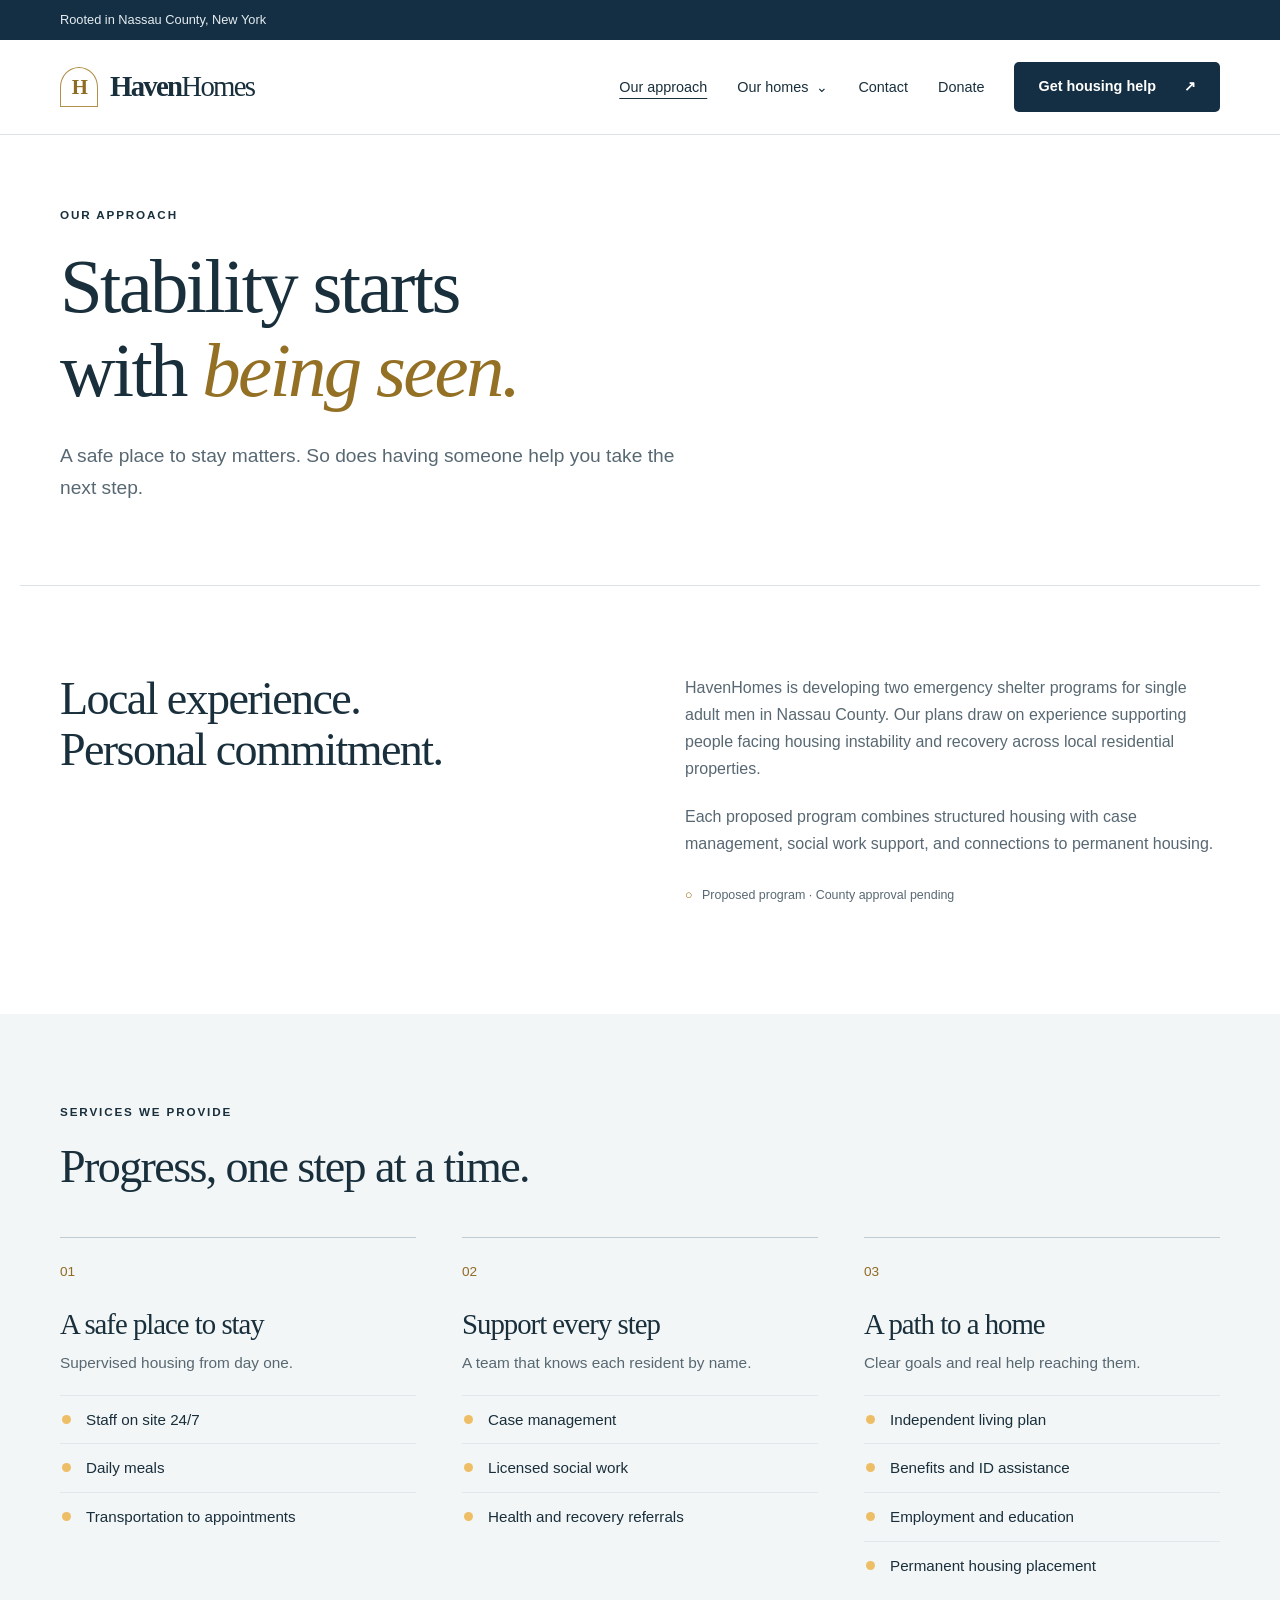
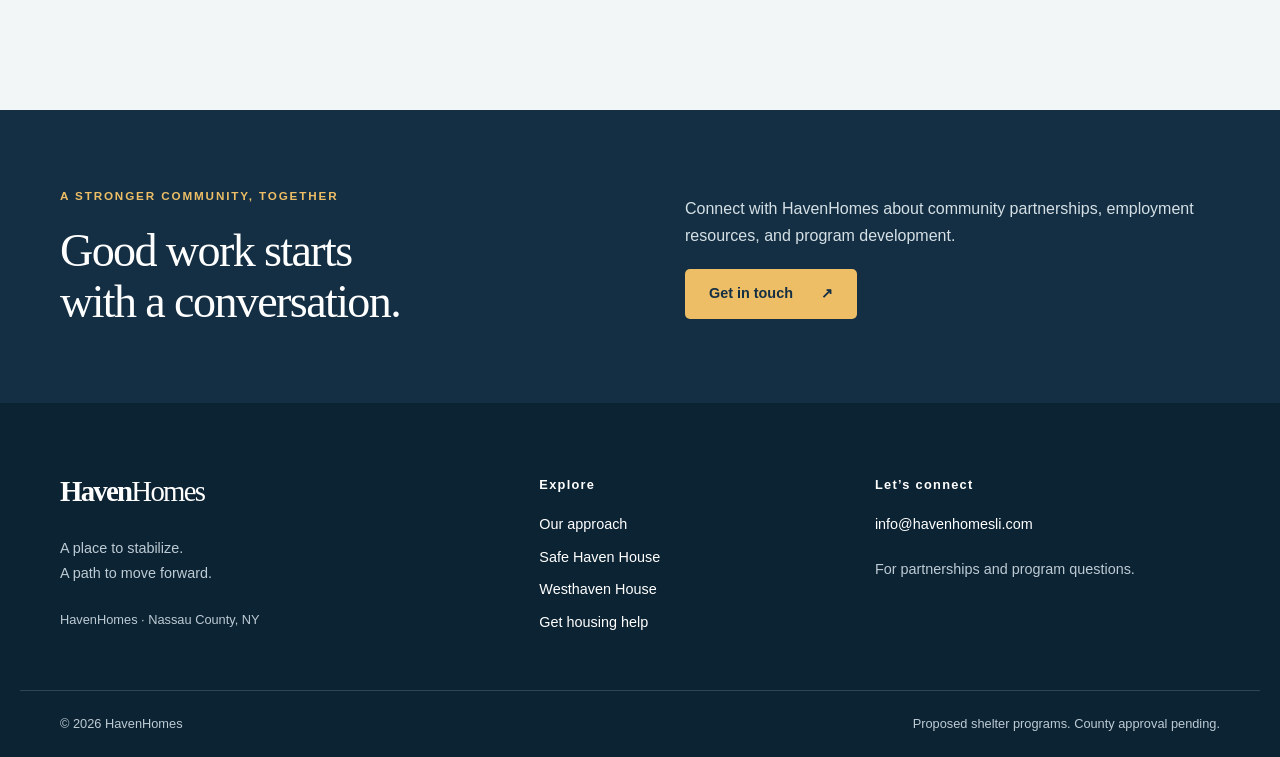
<file: about.html>
<!doctype html><html lang="en"><head><meta charset="utf-8"><meta name="viewport" content="width=device-width, initial-scale=1"><meta name="description" content="Learn about HavenHomes and our proposed shelter programs in Nassau County."><title>Our approach | HavenHomes</title><link rel="icon" href="favicon.svg" type="image/svg+xml"><link rel="stylesheet" href="styles.css"></head><body><a class="skip" href="#main">Skip to content</a><div class="utility"><div class="wrap">Rooted in Nassau County, New York</div></div><header><div class="wrap navigation"><a class="brand" href="index.html" aria-label="HavenHomes home"><span class="mark" aria-hidden="true">H</span>Haven<span class="brand-light">Homes</span></a><button class="menu-toggle" aria-expanded="false" aria-controls="navigation">Menu <span aria-hidden="true">☰</span></button><nav id="navigation" aria-label="Main navigation"><a href="about.html">Our approach</a><details class="homes-menu"><summary>Our homes</summary><div><a href="safe-haven-house.html">Safe Haven House <small>Roosevelt</small></a><a href="westhaven-house.html">Westhaven House <small>Freeport</small></a></div></details><a href="contact.html">Contact</a><a href="https://safehavensupportservicesltd.com/#donate" target="_blank" rel="noopener">Donate</a><a class="button navy" href="get-help.html">Get housing help <span aria-hidden="true">↗</span></a></nav></div></header><main id="main"><section class="page-intro wrap"><span class="eyebrow">OUR APPROACH</span><h1>Stability starts<br>with <em>being seen.</em></h1><p class="lede">A safe place to stay matters. So does having someone help you take the next step.</p></section><section class="section wrap split"><h2>Local experience.<br>Personal commitment.</h2><div><p>HavenHomes is developing two emergency shelter programs for single adult men in Nassau County. Our plans draw on experience supporting people facing housing instability and recovery across local residential properties.</p><p>Each proposed program combines structured housing with case management, social work support, and connections to permanent housing.</p><p class="status-note"><span aria-hidden="true">○</span> Proposed program · County approval pending</p></div></section><section class="approach section"><div class="wrap"><span class="eyebrow">SERVICES WE PROVIDE</span><h2>Progress, one step at a time.</h2><div class="svc-groups"><article><span class="step-no">01</span><h3>A safe place to stay</h3><p>Supervised housing from day one.</p><ul><li>Staff on site 24/7</li><li>Daily meals</li><li>Transportation to appointments</li></ul></article><article><span class="step-no">02</span><h3>Support every step</h3><p>A team that knows each resident by name.</p><ul><li>Case management</li><li>Licensed social work</li><li>Health and recovery referrals</li></ul></article><article><span class="step-no">03</span><h3>A path to a home</h3><p>Clear goals and real help reaching them.</p><ul><li>Independent living plan</li><li>Benefits and ID assistance</li><li>Employment and education</li><li>Permanent housing placement</li></ul></article></div></div></section><section class="cta"><div class="wrap split"><div><span class="eyebrow">A STRONGER COMMUNITY, TOGETHER</span><h2>Good work starts<br>with a conversation.</h2></div><div><p>Connect with HavenHomes about community partnerships, employment resources, and program development.</p><a class="button amber" href="contact.html">Get in touch <span>↗</span></a></div></div></section></main><footer><div class="wrap footer-grid"><div><a class="brand" href="index.html">Haven<span class="brand-light">Homes</span></a><p>A place to stabilize.<br>A path to move forward.</p><small>HavenHomes · Nassau County, NY</small></div><div><h3>Explore</h3><a href="about.html">Our approach</a><a href="safe-haven-house.html">Safe Haven House</a><a href="westhaven-house.html">Westhaven House</a><a href="get-help.html">Get housing help</a></div><div><h3>Let’s connect</h3><a href="mailto:info@havenhomesli.com">info@havenhomesli.com</a><p>For partnerships and program questions.</p></div></div><div class="wrap footer-bottom"><small>© 2026 HavenHomes</small><small>Proposed shelter programs. County approval pending.</small></div></footer><script src="site.js" defer></script></body></html>
</file>
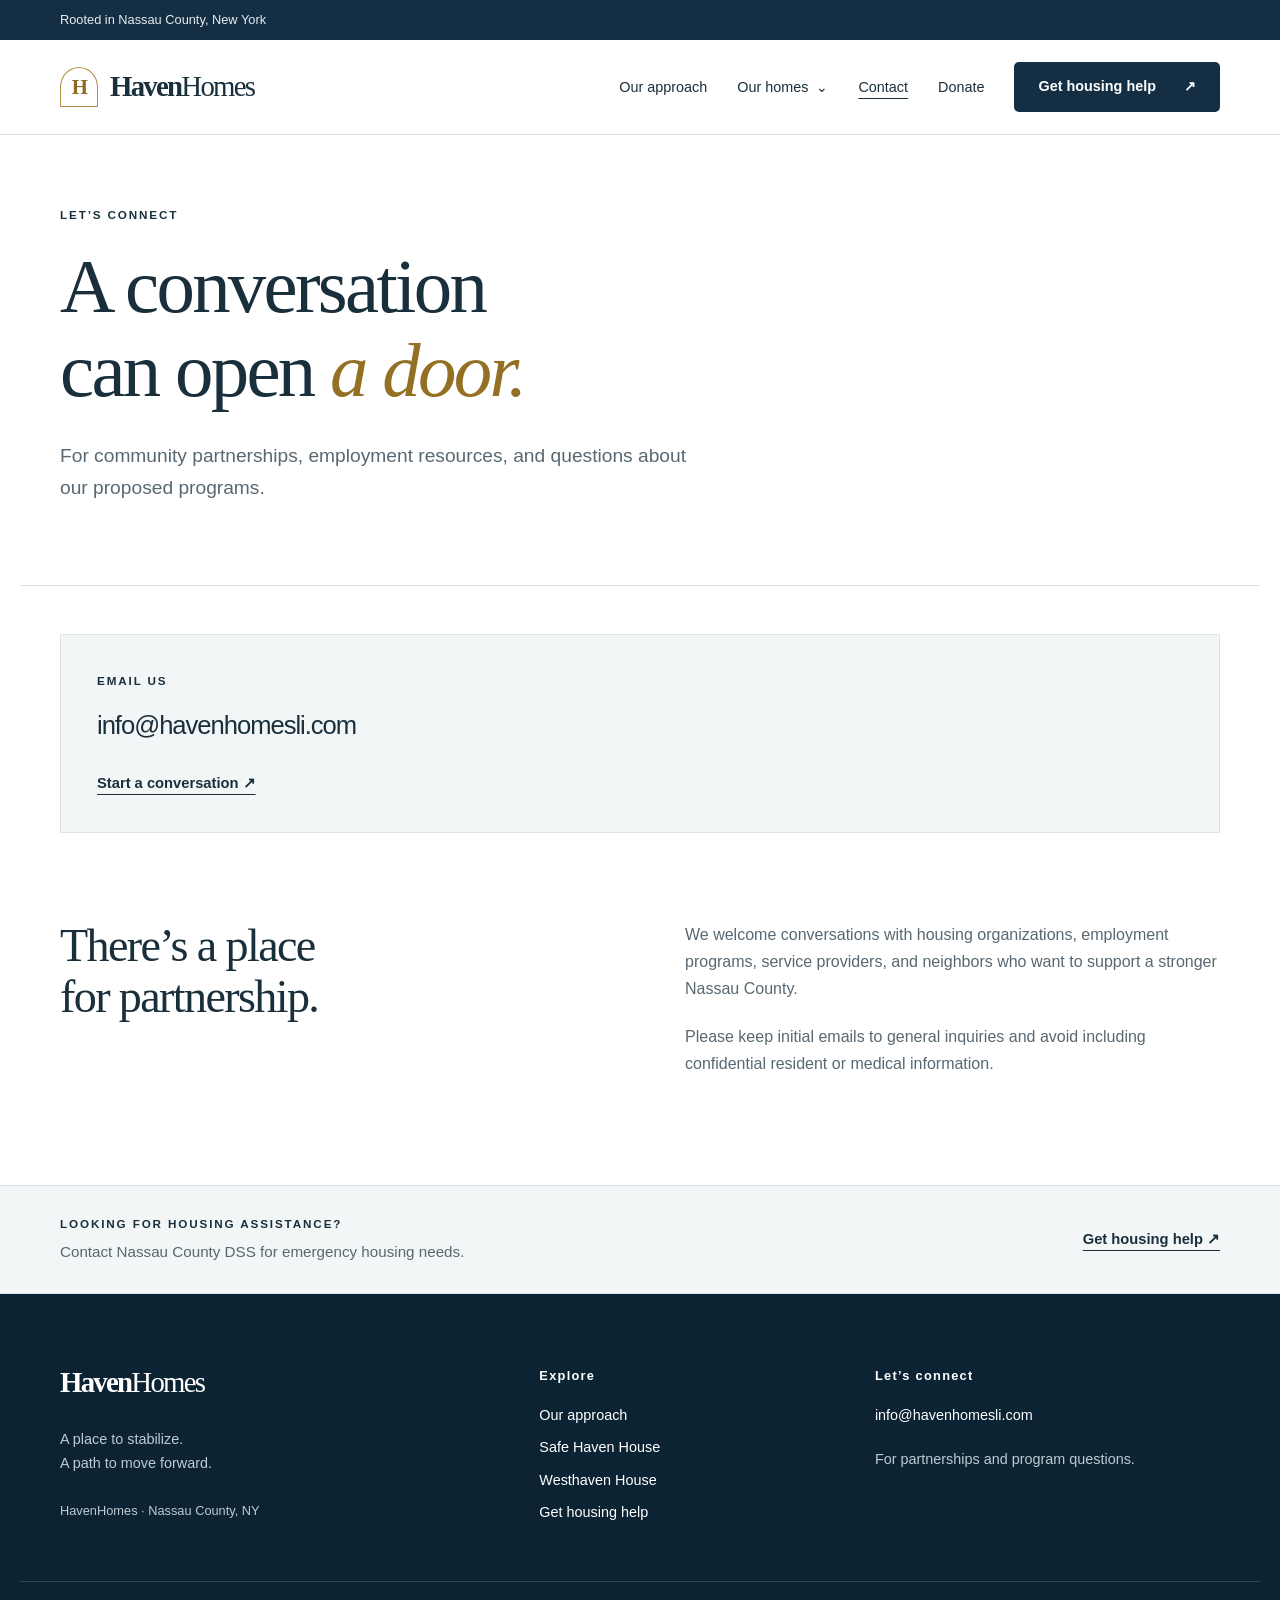
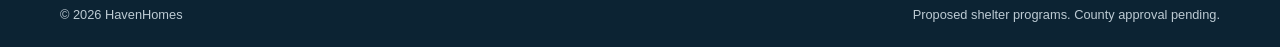
<file: contact.html>
<!doctype html><html lang="en"><head><meta charset="utf-8"><meta name="viewport" content="width=device-width, initial-scale=1"><meta name="description" content="Contact HavenHomes about partnerships and program development in Nassau County."><title>Contact | HavenHomes</title><link rel="icon" href="favicon.svg" type="image/svg+xml"><link rel="stylesheet" href="styles.css"></head><body><a class="skip" href="#main">Skip to content</a><div class="utility"><div class="wrap">Rooted in Nassau County, New York</div></div><header><div class="wrap navigation"><a class="brand" href="index.html" aria-label="HavenHomes home"><span class="mark" aria-hidden="true">H</span>Haven<span class="brand-light">Homes</span></a><button class="menu-toggle" aria-expanded="false" aria-controls="navigation">Menu <span aria-hidden="true">☰</span></button><nav id="navigation" aria-label="Main navigation"><a href="about.html">Our approach</a><details class="homes-menu"><summary>Our homes</summary><div><a href="safe-haven-house.html">Safe Haven House <small>Roosevelt</small></a><a href="westhaven-house.html">Westhaven House <small>Freeport</small></a></div></details><a href="contact.html">Contact</a><a href="https://safehavensupportservicesltd.com/#donate" target="_blank" rel="noopener">Donate</a><a class="button navy" href="get-help.html">Get housing help <span aria-hidden="true">↗</span></a></nav></div></header><main id="main"><section class="page-intro wrap"><span class="eyebrow">LET’S CONNECT</span><h1>A conversation<br>can open <em>a door.</em></h1><p class="lede">For community partnerships, employment resources, and questions about our proposed programs.</p></section><section class="wrap contact-grid" style="grid-template-columns:1fr"><a class="contact-tile" href="mailto:info@havenhomesli.com"><span class="eyebrow">EMAIL US</span><h2>info@havenhomesli.com</h2><span class="text-link">Start a conversation ↗</span></a></section><section class="section wrap split"><h2>There’s a place<br>for partnership.</h2><div><p>We welcome conversations with housing organizations, employment programs, service providers, and neighbors who want to support a stronger Nassau County.</p><p>Please keep initial emails to general inquiries and avoid including confidential resident or medical information.</p></div></section><section class="help-strip"><div class="wrap"><div><span class="eyebrow">LOOKING FOR HOUSING ASSISTANCE?</span><p>Contact Nassau County DSS for emergency housing needs.</p></div><a class="text-link" href="get-help.html">Get housing help ↗</a></div></section></main><footer><div class="wrap footer-grid"><div><a class="brand" href="index.html">Haven<span class="brand-light">Homes</span></a><p>A place to stabilize.<br>A path to move forward.</p><small>HavenHomes · Nassau County, NY</small></div><div><h3>Explore</h3><a href="about.html">Our approach</a><a href="safe-haven-house.html">Safe Haven House</a><a href="westhaven-house.html">Westhaven House</a><a href="get-help.html">Get housing help</a></div><div><h3>Let’s connect</h3><a href="mailto:info@havenhomesli.com">info@havenhomesli.com</a><p>For partnerships and program questions.</p></div></div><div class="wrap footer-bottom"><small>© 2026 HavenHomes</small><small>Proposed shelter programs. County approval pending.</small></div></footer><script src="site.js" defer></script></body></html>
</file>
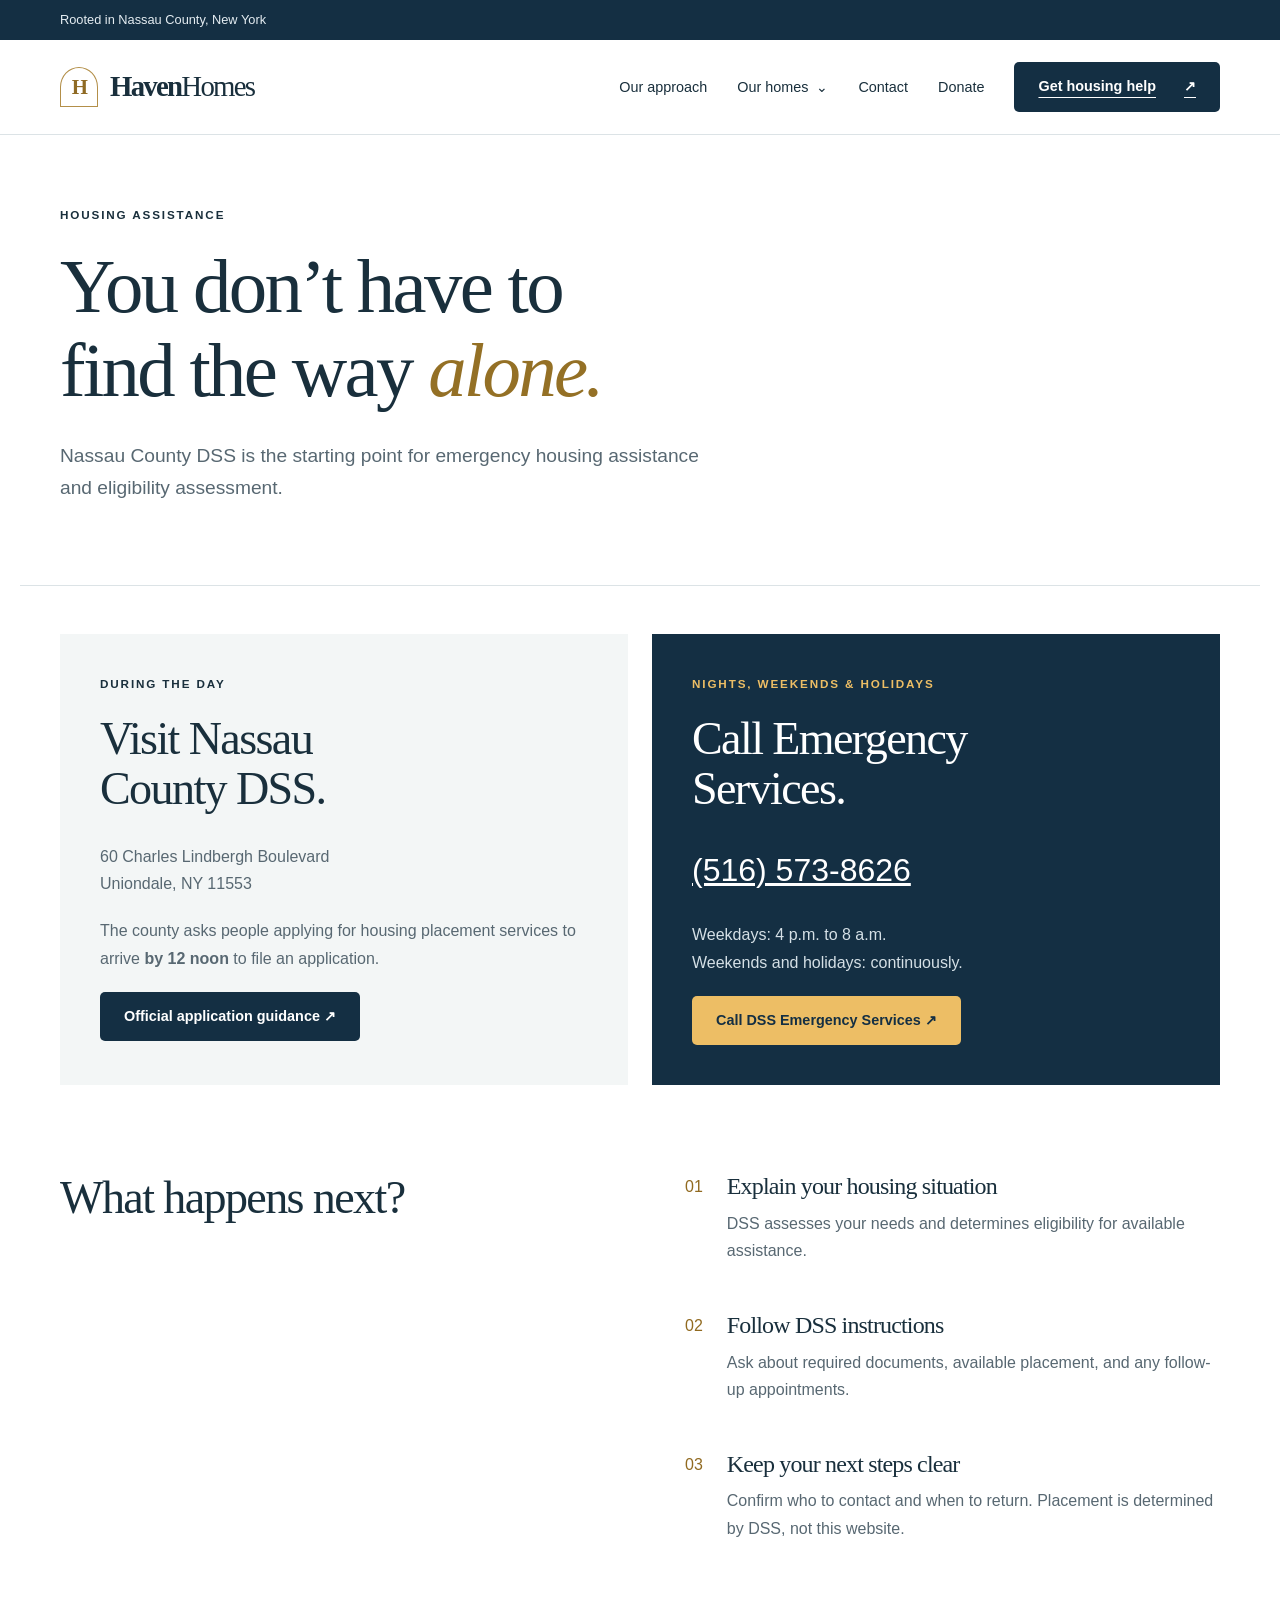
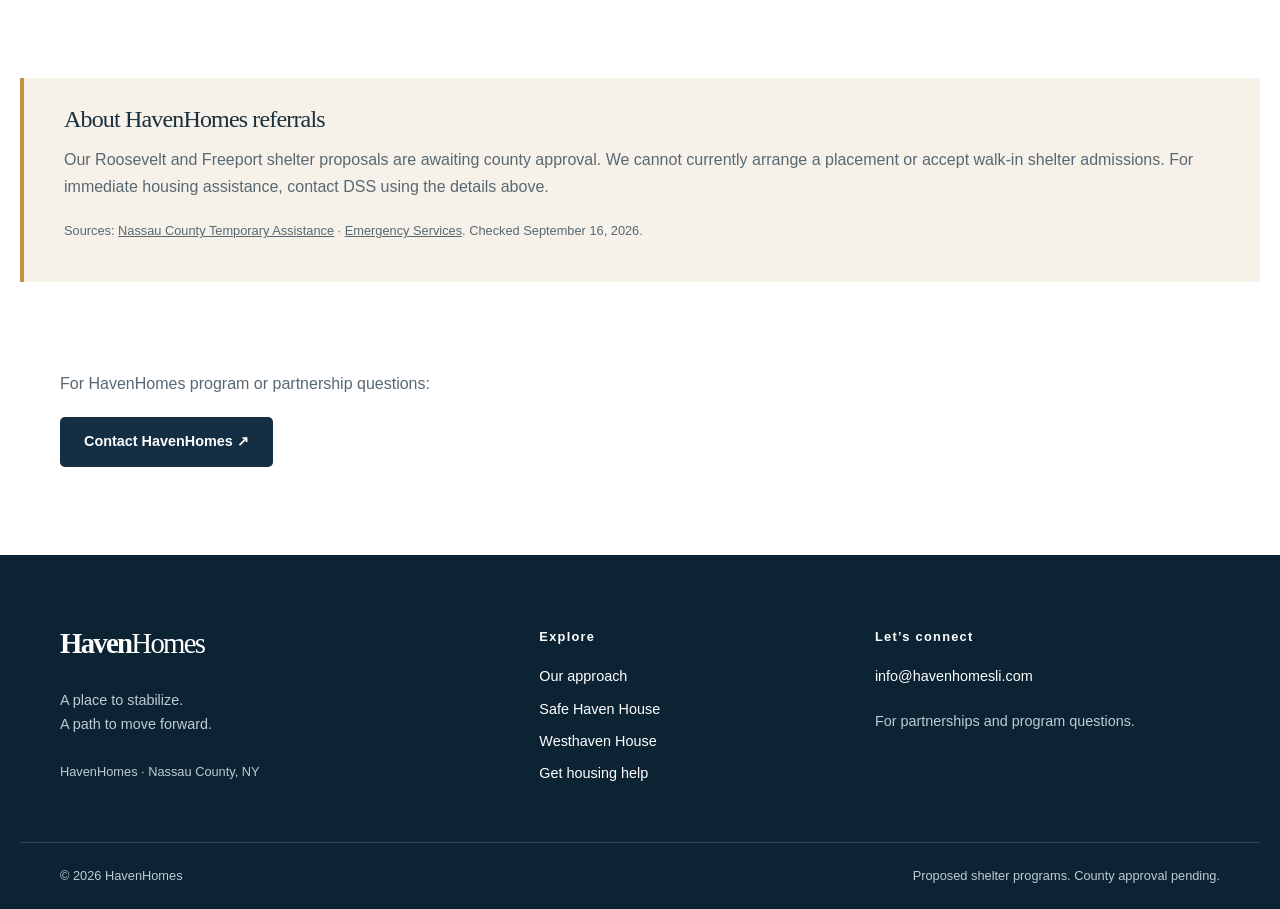
<file: get-help.html>
<!doctype html><html lang="en"><head><meta charset="utf-8"><meta name="viewport" content="width=device-width, initial-scale=1"><meta name="description" content="Find official Nassau County DSS emergency housing assistance and after-hours contact information."><title>Get housing help | HavenHomes</title><link rel="icon" href="favicon.svg" type="image/svg+xml"><link rel="stylesheet" href="styles.css"></head><body><a class="skip" href="#main">Skip to content</a><div class="utility"><div class="wrap">Rooted in Nassau County, New York</div></div><header><div class="wrap navigation"><a class="brand" href="index.html" aria-label="HavenHomes home"><span class="mark" aria-hidden="true">H</span>Haven<span class="brand-light">Homes</span></a><button class="menu-toggle" aria-expanded="false" aria-controls="navigation">Menu <span aria-hidden="true">☰</span></button><nav id="navigation" aria-label="Main navigation"><a href="about.html">Our approach</a><details class="homes-menu"><summary>Our homes</summary><div><a href="safe-haven-house.html">Safe Haven House <small>Roosevelt</small></a><a href="westhaven-house.html">Westhaven House <small>Freeport</small></a></div></details><a href="contact.html">Contact</a><a href="https://safehavensupportservicesltd.com/#donate" target="_blank" rel="noopener">Donate</a><a class="button navy" href="get-help.html">Get housing help <span aria-hidden="true">↗</span></a></nav></div></header><main id="main"><section class="page-intro wrap"><span class="eyebrow">HOUSING ASSISTANCE</span><h1>You don’t have to<br>find the way <em>alone.</em></h1><p class="lede">Nassau County DSS is the starting point for emergency housing assistance and eligibility assessment.</p></section><section class="wrap help-panels"><article class="help-panel"><span class="eyebrow">DURING THE DAY</span><h2>Visit Nassau<br>County DSS.</h2><p>60 Charles Lindbergh Boulevard<br>Uniondale, NY 11553</p><p>The county asks people applying for housing placement services to arrive <strong>by 12 noon</strong> to file an application.</p><a class="button navy" href="https://www.nassaucountyny.gov/1906/Temporary-Assistance">Official application guidance ↗</a></article><article class="help-panel dark"><span class="eyebrow">NIGHTS, WEEKENDS & HOLIDAYS</span><h2>Call Emergency<br>Services.</h2><a class="phone-large" href="tel:5165738626">(516) 573-8626</a><p>Weekdays: 4 p.m. to 8 a.m.<br>Weekends and holidays: continuously.</p><a class="button amber" href="tel:5165738626">Call DSS Emergency Services ↗</a></article></section><section class="section wrap split"><h2>What happens next?</h2><div class="process"><article><span>01</span><div><h3>Explain your housing situation</h3><p>DSS assesses your needs and determines eligibility for available assistance.</p></div></article><article><span>02</span><div><h3>Follow DSS instructions</h3><p>Ask about required documents, available placement, and any follow-up appointments.</p></div></article><article><span>03</span><div><h3>Keep your next steps clear</h3><p>Confirm who to contact and when to return. Placement is determined by DSS, not this website.</p></div></article></div></section><section class="wrap notice"><h3>About HavenHomes referrals</h3><p>Our Roosevelt and Freeport shelter proposals are awaiting county approval. We cannot currently arrange a placement or accept walk-in shelter admissions. For immediate housing assistance, contact DSS using the details above.</p><p class="source">Sources: <a href="https://www.nassaucountyny.gov/1906/Temporary-Assistance">Nassau County Temporary Assistance</a> · <a href="https://www.nassaucountyny.gov/1914/Emergency-Services">Emergency Services</a>. Checked September 16, 2026.</p></section><section class="section wrap"><p>For HavenHomes program or partnership questions:</p><a class="button navy" href="contact.html">Contact HavenHomes ↗</a></section></main><footer><div class="wrap footer-grid"><div><a class="brand" href="index.html">Haven<span class="brand-light">Homes</span></a><p>A place to stabilize.<br>A path to move forward.</p><small>HavenHomes · Nassau County, NY</small></div><div><h3>Explore</h3><a href="about.html">Our approach</a><a href="safe-haven-house.html">Safe Haven House</a><a href="westhaven-house.html">Westhaven House</a><a href="get-help.html">Get housing help</a></div><div><h3>Let’s connect</h3><a href="mailto:info@havenhomesli.com">info@havenhomesli.com</a><p>For partnerships and program questions.</p></div></div><div class="wrap footer-bottom"><small>© 2026 HavenHomes</small><small>Proposed shelter programs. County approval pending.</small></div></footer><script src="site.js" defer></script></body></html>
</file>
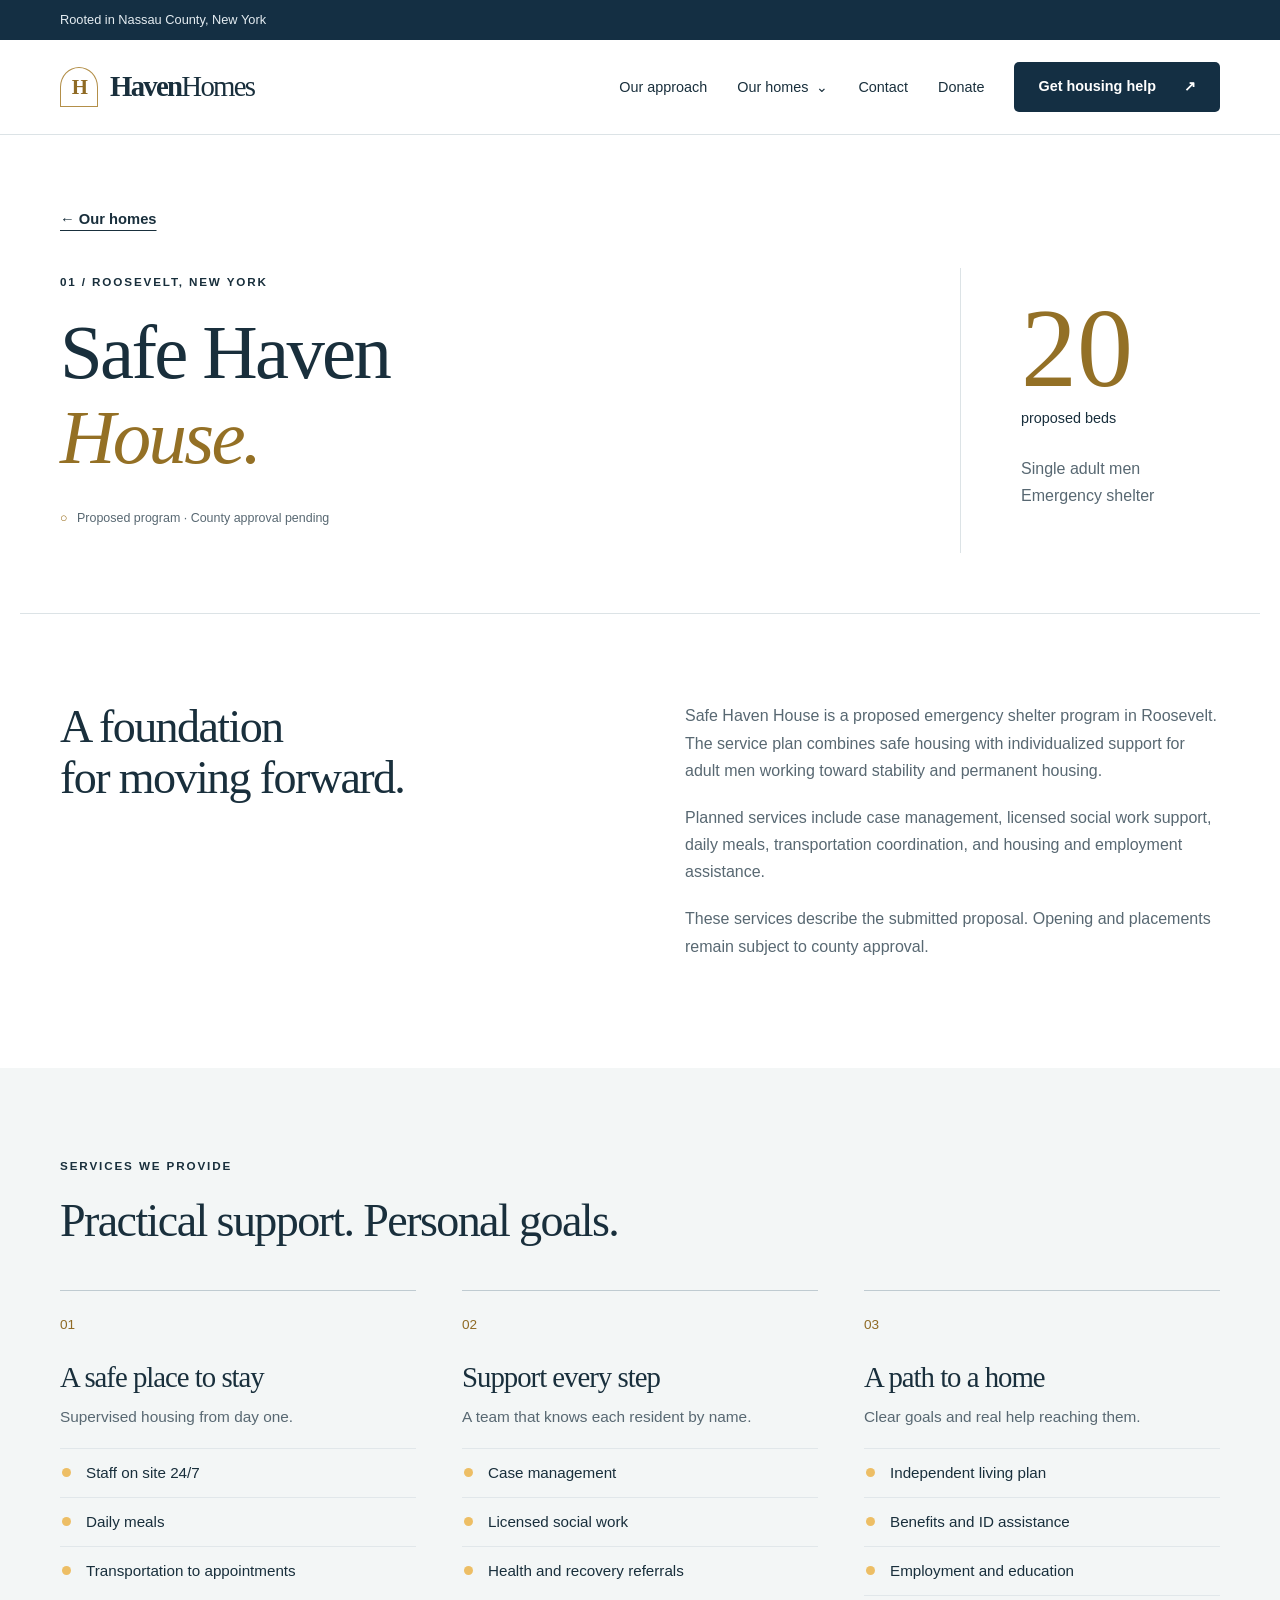
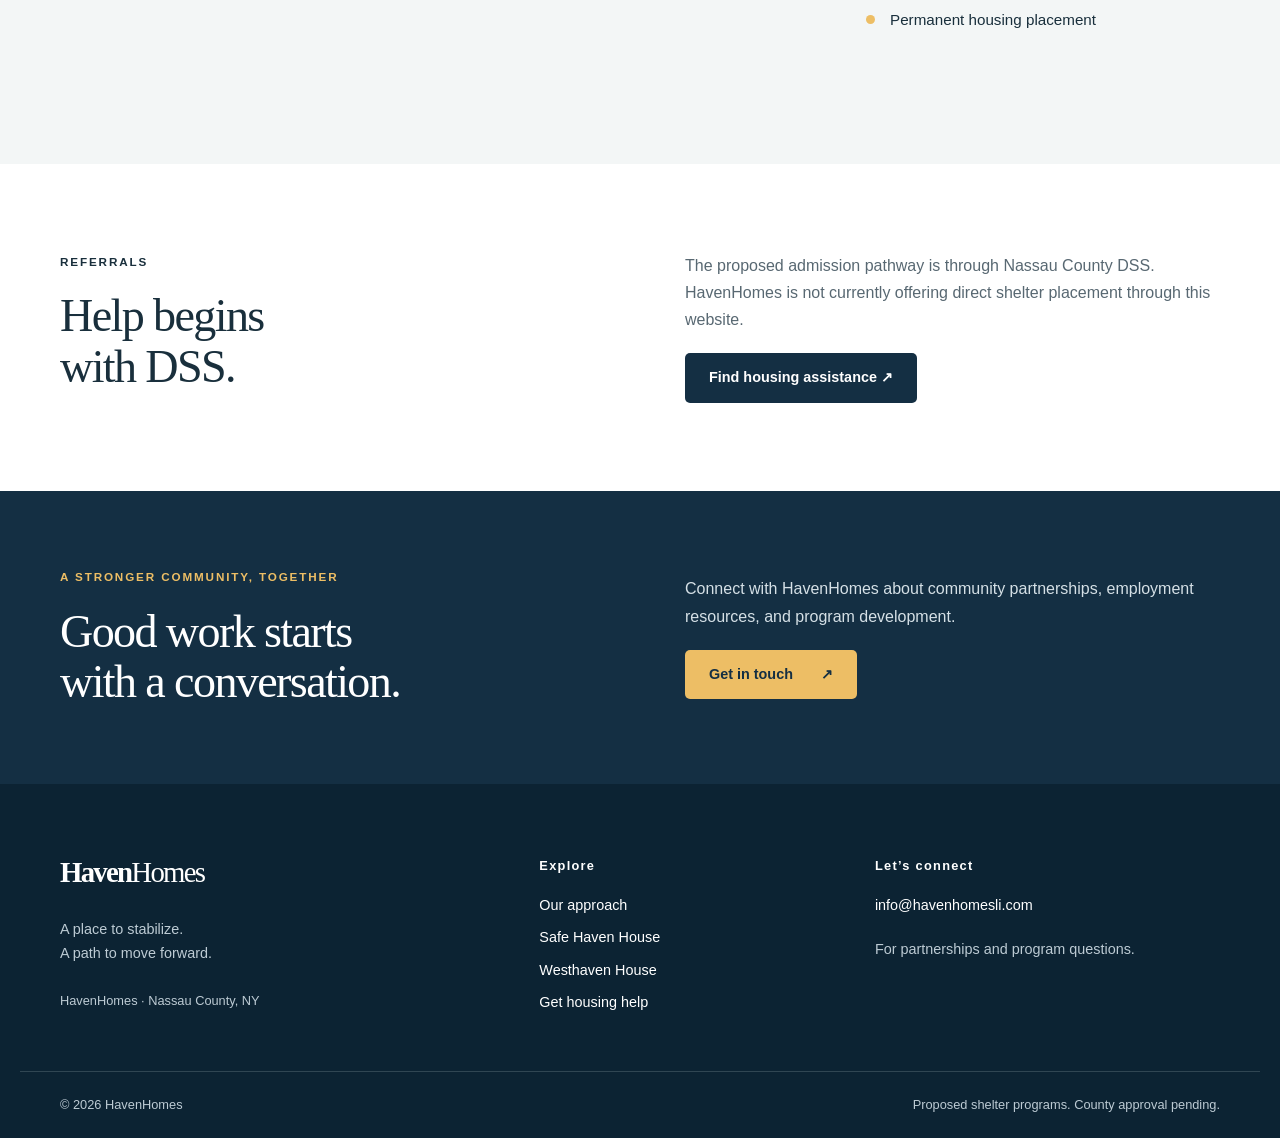
<file: safe-haven-house.html>
<!doctype html><html lang="en"><head><meta charset="utf-8"><meta name="viewport" content="width=device-width, initial-scale=1"><meta name="description" content="Explore the proposed Safe Haven House emergency shelter program in Roosevelt, Nassau County."><title>Safe Haven House | HavenHomes</title><link rel="icon" href="favicon.svg" type="image/svg+xml"><link rel="stylesheet" href="styles.css"></head><body><a class="skip" href="#main">Skip to content</a><div class="utility"><div class="wrap">Rooted in Nassau County, New York</div></div><header><div class="wrap navigation"><a class="brand" href="index.html" aria-label="HavenHomes home"><span class="mark" aria-hidden="true">H</span>Haven<span class="brand-light">Homes</span></a><button class="menu-toggle" aria-expanded="false" aria-controls="navigation">Menu <span aria-hidden="true">☰</span></button><nav id="navigation" aria-label="Main navigation"><a href="about.html">Our approach</a><details class="homes-menu"><summary>Our homes</summary><div><a href="safe-haven-house.html">Safe Haven House <small>Roosevelt</small></a><a href="westhaven-house.html">Westhaven House <small>Freeport</small></a></div></details><a href="contact.html">Contact</a><a href="https://safehavensupportservicesltd.com/#donate" target="_blank" rel="noopener">Donate</a><a class="button navy" href="get-help.html">Get housing help <span aria-hidden="true">↗</span></a></nav></div></header><main id="main"><section class="page-intro wrap"><a class="text-link" href="index.html#our-homes">← Our homes</a><div class="property-heading"><div><span class="eyebrow">01 / ROOSEVELT, NEW YORK</span><h1>Safe Haven<br><em>House.</em></h1><!-- address hidden for now: <p class="lede">38 East Roosevelt Avenue, Roosevelt, NY 11575</p> --><p class="status-note"><span aria-hidden="true">○</span> Proposed program · County approval pending</p></div><div class="capacity"><strong>20</strong><span>proposed beds</span><p>Single adult men<br>Emergency shelter</p></div></div></section><section class="section wrap split"><h2>A foundation<br>for moving forward.</h2><div><p>Safe Haven House is a proposed emergency shelter program in Roosevelt. The service plan combines safe housing with individualized support for adult men working toward stability and permanent housing.</p><p>Planned services include case management, licensed social work support, daily meals, transportation coordination, and housing and employment assistance.</p><p>These services describe the submitted proposal. Opening and placements remain subject to county approval.</p></div></section><section class="approach section"><div class="wrap"><span class="eyebrow">SERVICES WE PROVIDE</span><h2>Practical support. Personal goals.</h2><div class="svc-groups"><article><span class="step-no">01</span><h3>A safe place to stay</h3><p>Supervised housing from day one.</p><ul><li>Staff on site 24/7</li><li>Daily meals</li><li>Transportation to appointments</li></ul></article><article><span class="step-no">02</span><h3>Support every step</h3><p>A team that knows each resident by name.</p><ul><li>Case management</li><li>Licensed social work</li><li>Health and recovery referrals</li></ul></article><article><span class="step-no">03</span><h3>A path to a home</h3><p>Clear goals and real help reaching them.</p><ul><li>Independent living plan</li><li>Benefits and ID assistance</li><li>Employment and education</li><li>Permanent housing placement</li></ul></article></div></div></section><section class="section wrap split"><div><span class="eyebrow">REFERRALS</span><h2>Help begins<br>with DSS.</h2></div><div><p>The proposed admission pathway is through Nassau County DSS. HavenHomes is not currently offering direct shelter placement through this website.</p><a class="button navy" href="get-help.html">Find housing assistance ↗</a></div></section><section class="cta"><div class="wrap split"><div><span class="eyebrow">A STRONGER COMMUNITY, TOGETHER</span><h2>Good work starts<br>with a conversation.</h2></div><div><p>Connect with HavenHomes about community partnerships, employment resources, and program development.</p><a class="button amber" href="contact.html">Get in touch <span>↗</span></a></div></div></section></main><footer><div class="wrap footer-grid"><div><a class="brand" href="index.html">Haven<span class="brand-light">Homes</span></a><p>A place to stabilize.<br>A path to move forward.</p><small>HavenHomes · Nassau County, NY</small></div><div><h3>Explore</h3><a href="about.html">Our approach</a><a href="safe-haven-house.html">Safe Haven House</a><a href="westhaven-house.html">Westhaven House</a><a href="get-help.html">Get housing help</a></div><div><h3>Let’s connect</h3><a href="mailto:info@havenhomesli.com">info@havenhomesli.com</a><p>For partnerships and program questions.</p></div></div><div class="wrap footer-bottom"><small>© 2026 HavenHomes</small><small>Proposed shelter programs. County approval pending.</small></div></footer><script src="site.js" defer></script></body></html>
</file>
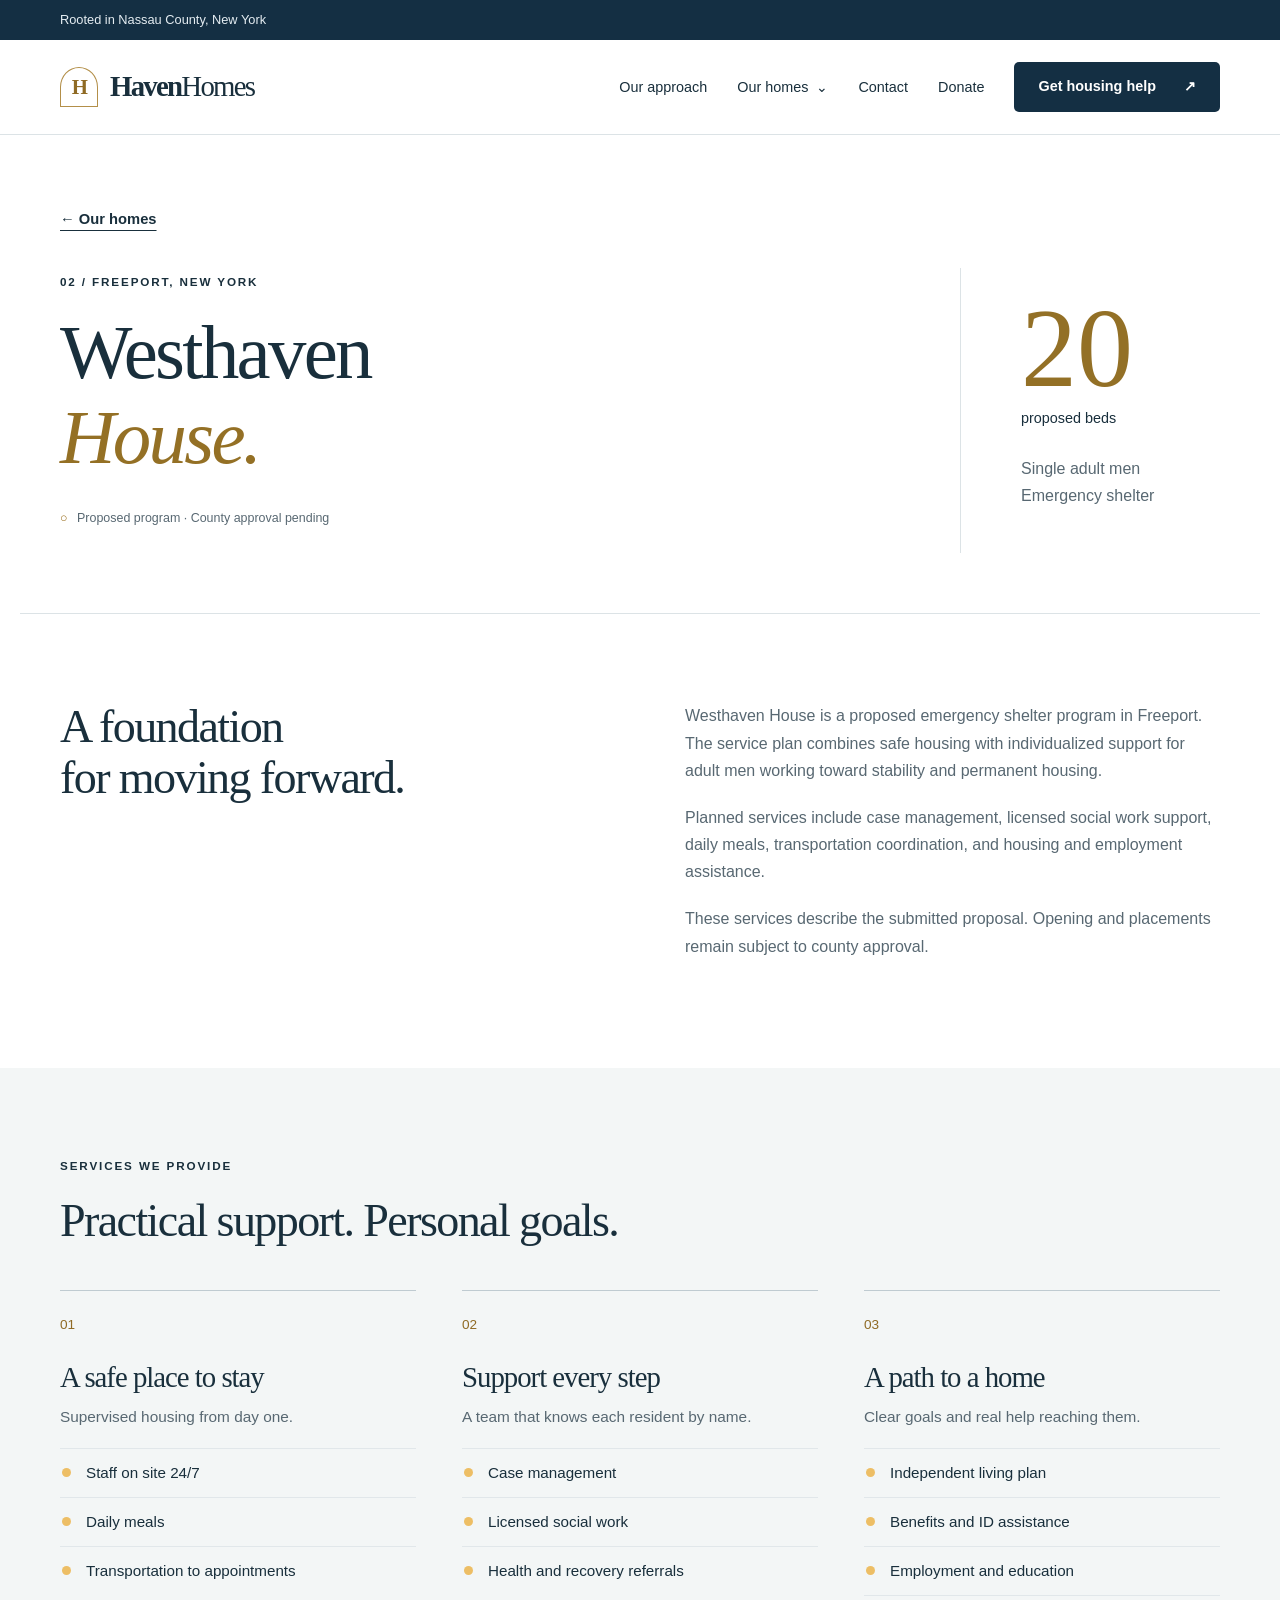
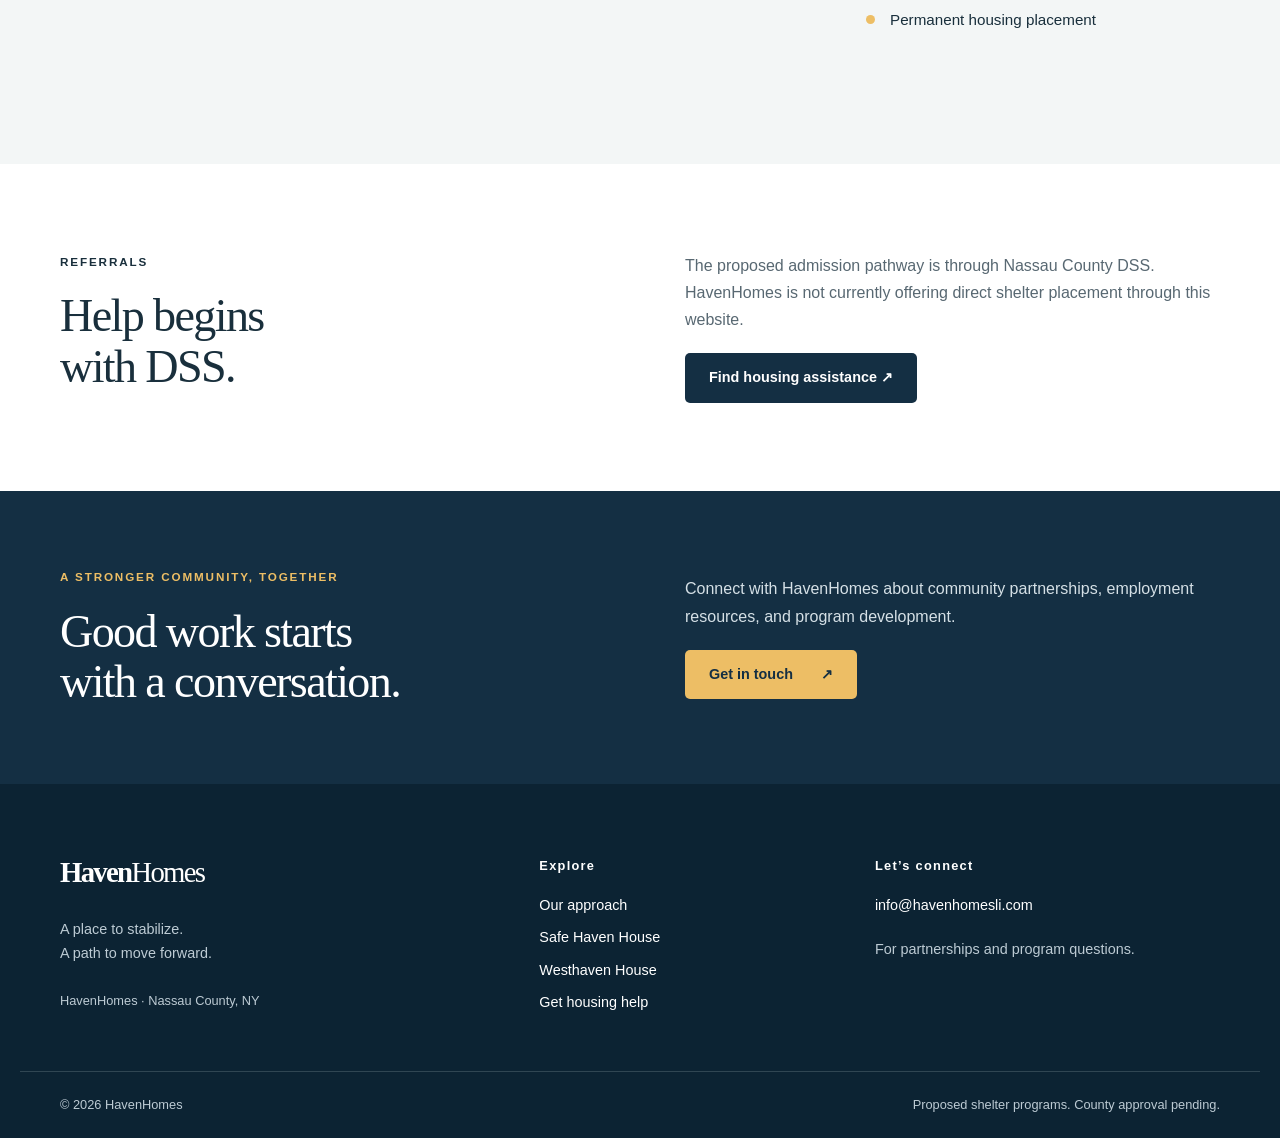
<file: westhaven-house.html>
<!doctype html><html lang="en"><head><meta charset="utf-8"><meta name="viewport" content="width=device-width, initial-scale=1"><meta name="description" content="Explore the proposed Westhaven House emergency shelter program in Freeport, Nassau County."><title>Westhaven House | HavenHomes</title><link rel="icon" href="favicon.svg" type="image/svg+xml"><link rel="stylesheet" href="styles.css"></head><body><a class="skip" href="#main">Skip to content</a><div class="utility"><div class="wrap">Rooted in Nassau County, New York</div></div><header><div class="wrap navigation"><a class="brand" href="index.html" aria-label="HavenHomes home"><span class="mark" aria-hidden="true">H</span>Haven<span class="brand-light">Homes</span></a><button class="menu-toggle" aria-expanded="false" aria-controls="navigation">Menu <span aria-hidden="true">☰</span></button><nav id="navigation" aria-label="Main navigation"><a href="about.html">Our approach</a><details class="homes-menu"><summary>Our homes</summary><div><a href="safe-haven-house.html">Safe Haven House <small>Roosevelt</small></a><a href="westhaven-house.html">Westhaven House <small>Freeport</small></a></div></details><a href="contact.html">Contact</a><a href="https://safehavensupportservicesltd.com/#donate" target="_blank" rel="noopener">Donate</a><a class="button navy" href="get-help.html">Get housing help <span aria-hidden="true">↗</span></a></nav></div></header><main id="main"><section class="page-intro wrap"><a class="text-link" href="index.html#our-homes">← Our homes</a><div class="property-heading"><div><span class="eyebrow">02 / FREEPORT, NEW YORK</span><h1>Westhaven<br><em>House.</em></h1><!-- address hidden for now: <p class="lede">63 West End Avenue, Freeport, NY 11520</p> --><p class="status-note"><span aria-hidden="true">○</span> Proposed program · County approval pending</p></div><div class="capacity"><strong>20</strong><span>proposed beds</span><p>Single adult men<br>Emergency shelter</p></div></div></section><section class="section wrap split"><h2>A foundation<br>for moving forward.</h2><div><p>Westhaven House is a proposed emergency shelter program in Freeport. The service plan combines safe housing with individualized support for adult men working toward stability and permanent housing.</p><p>Planned services include case management, licensed social work support, daily meals, transportation coordination, and housing and employment assistance.</p><p>These services describe the submitted proposal. Opening and placements remain subject to county approval.</p></div></section><section class="approach section"><div class="wrap"><span class="eyebrow">SERVICES WE PROVIDE</span><h2>Practical support. Personal goals.</h2><div class="svc-groups"><article><span class="step-no">01</span><h3>A safe place to stay</h3><p>Supervised housing from day one.</p><ul><li>Staff on site 24/7</li><li>Daily meals</li><li>Transportation to appointments</li></ul></article><article><span class="step-no">02</span><h3>Support every step</h3><p>A team that knows each resident by name.</p><ul><li>Case management</li><li>Licensed social work</li><li>Health and recovery referrals</li></ul></article><article><span class="step-no">03</span><h3>A path to a home</h3><p>Clear goals and real help reaching them.</p><ul><li>Independent living plan</li><li>Benefits and ID assistance</li><li>Employment and education</li><li>Permanent housing placement</li></ul></article></div></div></section><section class="section wrap split"><div><span class="eyebrow">REFERRALS</span><h2>Help begins<br>with DSS.</h2></div><div><p>The proposed admission pathway is through Nassau County DSS. HavenHomes is not currently offering direct shelter placement through this website.</p><a class="button navy" href="get-help.html">Find housing assistance ↗</a></div></section><section class="cta"><div class="wrap split"><div><span class="eyebrow">A STRONGER COMMUNITY, TOGETHER</span><h2>Good work starts<br>with a conversation.</h2></div><div><p>Connect with HavenHomes about community partnerships, employment resources, and program development.</p><a class="button amber" href="contact.html">Get in touch <span>↗</span></a></div></div></section></main><footer><div class="wrap footer-grid"><div><a class="brand" href="index.html">Haven<span class="brand-light">Homes</span></a><p>A place to stabilize.<br>A path to move forward.</p><small>HavenHomes · Nassau County, NY</small></div><div><h3>Explore</h3><a href="about.html">Our approach</a><a href="safe-haven-house.html">Safe Haven House</a><a href="westhaven-house.html">Westhaven House</a><a href="get-help.html">Get housing help</a></div><div><h3>Let’s connect</h3><a href="mailto:info@havenhomesli.com">info@havenhomesli.com</a><p>For partnerships and program questions.</p></div></div><div class="wrap footer-bottom"><small>© 2026 HavenHomes</small><small>Proposed shelter programs. County approval pending.</small></div></footer><script src="site.js" defer></script></body></html>
</file>
<file: styles.css>
:root{--navy:#142f43;--ink:#192f3c;--muted:#586872;--amber:#edbe65;--pale:#f3f6f6;--line:#dce3e6}*{box-sizing:border-box}html{scroll-behavior:smooth;scroll-padding-top:110px}body{margin:0;color:var(--ink);font:16px/1.7 Arial,Helvetica,sans-serif;background:#fff}a{color:inherit;text-decoration:none}a:hover{text-decoration:underline}button,summary,a{-webkit-tap-highlight-color:transparent}a:focus-visible,button:focus-visible,summary:focus-visible{outline:3px solid #b37714;outline-offset:5px}h1,h2,h3,p,figure{margin:0}p{color:var(--muted);margin:0 0 20px}h1,h2,h3{font-family:Georgia,serif;font-weight:400;line-height:1.1;letter-spacing:-.035em}h1{font-size:clamp(3.2rem,6vw,5.7rem)}h2{font-size:clamp(2.2rem,3.6vw,3.5rem)}h3{font-size:1.8rem}em{font-weight:400;color:#947025}small{font-size:.8rem}.wrap{max-width:1240px;margin:auto;padding-left:40px;padding-right:40px}.utility{background:var(--navy);color:#e5edf2;font-size:.8rem;padding:9px 0}.utility .wrap{display:flex;justify-content:space-between}.utility a{color:white}header{position:sticky;top:0;background:rgba(255,255,255,.98);z-index:20;border-bottom:1px solid var(--line)}.navigation{display:flex;align-items:center;justify-content:space-between;min-height:94px;gap:24px}.brand{display:flex;align-items:center;font-family:Georgia,serif;font-size:1.8rem;letter-spacing:-.06em;font-weight:bold;white-space:nowrap}.brand-light{font-weight:400}.mark{border:1px solid #b38f49;border-radius:50% 50% 0 0;font-size:1.3rem;width:38px;height:40px;text-align:center;line-height:38px;margin-right:12px;color:#8f6a24}nav{display:flex;gap:30px;align-items:center;font-size:.9rem}nav a[aria-current]{text-decoration:underline;text-underline-offset:6px}.button{display:inline-flex;align-items:center;justify-content:center;gap:28px;padding:14px 24px;border-radius:5px;font-size:.9rem;font-weight:bold;line-height:1.5;transition:background .2s,transform .2s;min-height:48px}.button:hover{text-decoration:none;transform:translateY(-2px)}.navy{background:var(--navy);color:white}.navy:hover{background:#25485d}.amber{background:var(--amber);color:var(--navy)}.amber:hover{background:#f5cd85}.homes-menu{position:relative}.homes-menu summary{cursor:pointer;list-style:none;padding:12px 0}.homes-menu summary:after{content:'⌄';margin-left:8px}.homes-menu>div{position:absolute;top:48px;left:-20px;width:240px;background:white;border:1px solid var(--line);box-shadow:0 16px 40px #142f431a;padding:12px;border-radius:6px}.homes-menu a{display:block;padding:12px}.homes-menu small{display:block;color:var(--muted)}.menu-toggle{display:none}.eyebrow{display:block;font-size:.73rem;font-weight:700;letter-spacing:.16em;margin-bottom:20px}.hero{display:grid;grid-template-columns:1.04fr 1fr;gap:56px;padding-top:54px;padding-bottom:64px;align-items:center}.hero-copy>p{font-size:1.12rem;max-width:430px;margin-top:24px}.hero-photo{height:590px;position:relative;border-radius:160px 6px 6px 6px;overflow:hidden;background:var(--navy)}.hero-photo img{width:100%;height:100%;object-fit:cover;object-position:50% 50%}.hero-photo:after{content:'';position:absolute;inset:40% 0 0;background:linear-gradient(transparent,#102638e6)}.photo-overlay{position:absolute;bottom:60px;left:38px;color:white;z-index:1}.photo-overlay span{font-size:.67rem;letter-spacing:.16em}.photo-overlay p{font:2rem/1.2 Georgia,serif;color:white;margin-top:12px}.hero-photo figcaption{position:absolute;bottom:12px;left:22px;right:12px;z-index:1;font-size:.65rem;color:#fff}.actions{display:flex;gap:24px;align-items:center;margin-top:30px;flex-wrap:wrap}.text-link{font-weight:bold;font-size:.92rem;text-decoration:underline;text-underline-offset:6px}.hero-copy .status-note,.status-note{font-size:.78rem;color:var(--muted);margin-top:28px}.status-note span{color:#976a16;margin-right:6px}.help-strip{background:var(--pale);border-block:1px solid var(--line);padding:28px 0}.help-strip .wrap{display:flex;align-items:center;justify-content:space-between;gap:24px}.help-strip .eyebrow{margin-bottom:5px}.help-strip p{margin:0;font-size:.95rem}.help-strip a{white-space:nowrap}.section{padding-top:88px;padding-bottom:88px}.section-heading{display:flex;align-items:end;justify-content:space-between;gap:60px;margin-bottom:40px}.section-heading>p{max-width:400px;margin:0}.home-grid{display:grid;grid-template-columns:1fr 1fr;gap:24px}.home-card{background:#eef2f4;border:1px solid #dae2e6;padding:36px;transition:background .2s}.home-card:hover{background:#e3ebef;text-decoration:none}.home-card.second{background:#f6f2e9;border-color:#e9e0cf}.home-card.second:hover{background:#eee6d5}.home-top{display:flex;justify-content:space-between}.arrow{font-size:1.8rem}.home-card h3{font-size:3.25rem;margin:26px 0}.home-card p{font-size:.95rem}.home-bottom{border-top:1px solid #c6d0d6;padding-top:22px;margin-top:36px;display:flex;justify-content:space-between;font-size:.8rem;gap:12px}.approach{background:var(--pale)}.intro{max-width:570px;margin-top:20px}.pathway{display:grid;grid-template-columns:repeat(3,1fr);gap:46px;margin:44px 0 32px}.pathway article{border-top:1px solid #bfcbd1;padding-top:22px}.step-no{font-size:.85rem;color:#8f6a24;display:block;margin-bottom:26px}.pathway h3{margin-bottom:16px}.pathway p{font-size:.96rem}.cta{background:var(--navy);padding:76px 0;color:white}.cta .eyebrow{color:var(--amber)}.cta p{color:#d5e0e6}.split{display:grid;grid-template-columns:1fr 1fr;gap:90px}.cta .split{align-items:center}footer{padding:64px 0 0;background:#0c2333;color:white}.footer-grid{display:grid;grid-template-columns:1.5fr 1fr 1.2fr;gap:48px}footer p{color:#bdcbd4;font-size:.9rem;margin-top:20px}footer small{color:#bdcbd4}footer h3{font:700 .8rem Arial;letter-spacing:.1em;margin:10px 0 20px}footer .footer-grid>div>a:not(.brand){display:block;font-size:.9rem;margin:8px 0}.footer-bottom{border-top:1px solid #304653;display:flex;justify-content:space-between;gap:20px;padding-top:22px;padding-bottom:22px;margin-top:48px}.page-intro{padding-top:70px;padding-bottom:60px;border-bottom:1px solid var(--line)}.page-intro .lede{font-size:1.2rem;max-width:650px;margin-top:26px}.page-intro>.text-link{display:inline-block;margin-bottom:36px}.people-grid{display:grid;grid-template-columns:1fr 1fr;gap:32px}.people-grid article{padding:32px;border-top:2px solid var(--navy);background:var(--pale)}.people-grid h3{margin-bottom:18px}.property-heading{display:flex;justify-content:space-between;align-items:center;gap:40px}.capacity{border-left:1px solid var(--line);padding:24px 0 24px 60px;min-width:260px}.capacity strong{display:block;font:7rem/1 Georgia,serif;color:#937026}.capacity>span{font-size:.9rem}.capacity p{margin-top:24px}.help-panels{display:grid;grid-template-columns:1fr 1fr;gap:24px;padding-top:48px}.help-panel{background:var(--pale);padding:40px}.help-panel h2{margin-bottom:28px}.dark{background:var(--navy);color:white}.dark p{color:#d5e0e6}.dark .eyebrow{color:var(--amber)}.phone-large{font-size:clamp(1.5rem,2.5vw,2rem);display:block;margin-bottom:24px;text-decoration:underline}.process article{display:flex;gap:24px;margin-bottom:28px}.process article>span{color:#916a20}.process h3{font-size:1.5rem;margin-bottom:10px}.notice{background:#f6f2e9;border-left:4px solid #c19442;padding-top:28px;padding-bottom:20px}.notice h3{font-size:1.5rem;margin-bottom:14px}.source{font-size:.8rem}.source a{text-decoration:underline}.contact-grid{display:grid;grid-template-columns:1.2fr 1fr;gap:24px;padding-top:48px}.contact-tile{background:var(--pale);padding:36px;border:1px solid var(--line)}.contact-tile h2{font-family:Arial;font-size:clamp(1.25rem,2vw,1.8rem);letter-spacing:-.04em;margin-bottom:30px;overflow-wrap:anywhere}.contact-tile:hover{background:#e8eef0;text-decoration:none}.skip{position:absolute;left:12px;top:-100px;background:white;padding:12px;z-index:100}.skip:focus{top:12px}
@media(max-width:950px){.wrap{padding-left:24px;padding-right:24px}.navigation{min-height:80px}nav{gap:18px}.hero{gap:28px}.hero-photo{height:510px}.hero h1{font-size:4.2rem}.split{gap:40px}.contact-grid{grid-template-columns:1fr 1fr}.photo-overlay{left:24px}}
@media(max-width:720px){.utility{font-size:.7rem}.navigation{flex-wrap:wrap;padding-top:16px;padding-bottom:16px}.brand{font-size:1.65rem}.menu-toggle{display:flex;gap:16px;align-items:center;background:white;color:var(--navy);border:1px solid var(--line);padding:10px 14px;border-radius:4px;font:inherit;min-height:44px}nav{display:none;width:100%;align-items:stretch;gap:6px;flex-direction:column}nav.open{display:flex}nav>a{padding:12px}nav .button{margin-top:10px}.homes-menu>div{position:static;box-shadow:none;width:100%}.hero{grid-template-columns:1fr;padding-top:36px;padding-bottom:40px;gap:32px}.hero h1{font-size:3.65rem}.hero-copy>p{font-size:1.05rem}.hero-photo{height:380px;border-top-left-radius:100px}.photo-overlay p{font-size:1.8rem}.hero-copy .status-note{font-size:.75rem}.help-strip .wrap{align-items:flex-start;flex-direction:column;gap:16px}.section{padding-top:54px;padding-bottom:54px}.section-heading{align-items:flex-start;flex-direction:column;gap:22px}.home-grid,.pathway,.split,.people-grid,.help-panels,.contact-grid{grid-template-columns:1fr}.home-card{padding:26px}.home-card h3{font-size:2.7rem}.pathway{gap:16px}.pathway article{display:block}.step-no{margin-bottom:16px}.cta{padding:50px 0}.footer-grid{grid-template-columns:1fr;gap:24px}.footer-bottom{flex-direction:column;gap:6px}.page-intro{padding-top:44px;padding-bottom:32px}.page-intro h1{font-size:3.2rem}.property-heading{align-items:flex-start;flex-direction:column}.capacity{padding:0;border:0;display:grid;grid-template-columns:auto 1fr;gap:6px 20px;align-items:center}.capacity strong{font-size:4rem;grid-row:span 2}.capacity p{margin:0;font-size:.85rem}.help-panel{padding:28px}.contact-tile{padding:28px}.source{overflow-wrap:anywhere}}
@media(prefers-reduced-motion:reduce){html{scroll-behavior:auto}*{transition:none!important}}
.svc-groups{display:grid;grid-template-columns:repeat(3,1fr);gap:46px;margin:44px 0 32px}.services-heading{margin-bottom:0}.svc-groups article{border-top:1px solid #bfcbd1;padding-top:22px}.svc-groups h3{margin-bottom:10px}.svc-groups p{font-size:.96rem;margin-bottom:18px}.svc-groups ul{list-style:none;margin:0;padding:0}.svc-groups li{position:relative;padding:11px 0 11px 26px;border-top:1px solid #e1e7ea;font-size:.95rem;color:var(--ink)}.svc-groups li:before{content:"";position:absolute;left:2px;top:19px;width:9px;height:9px;border-radius:50%;background:var(--amber)}@media(max-width:720px){.svc-groups{grid-template-columns:1fr;gap:34px;margin-top:32px}.services-heading br{display:none}.svc-groups li{padding:9px 0 9px 24px}.svc-groups li:before{top:17px}}
</file>
